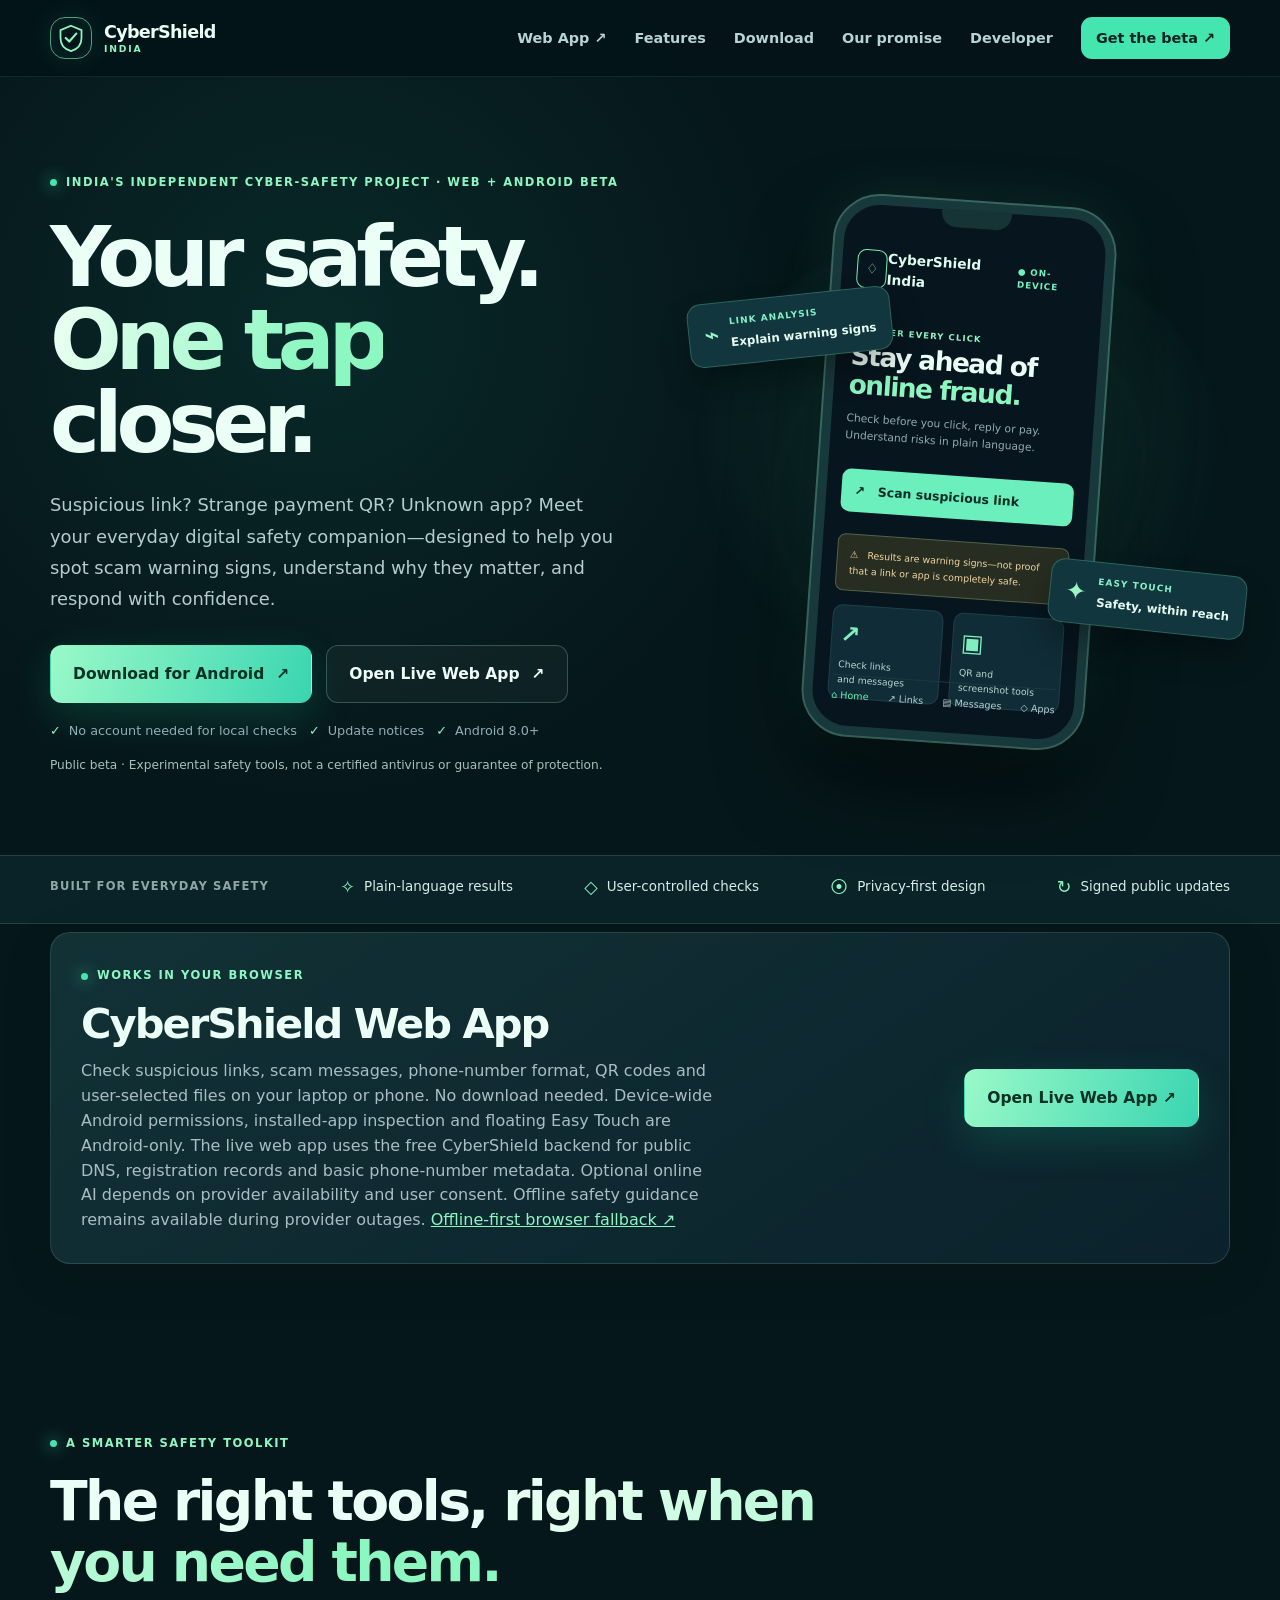
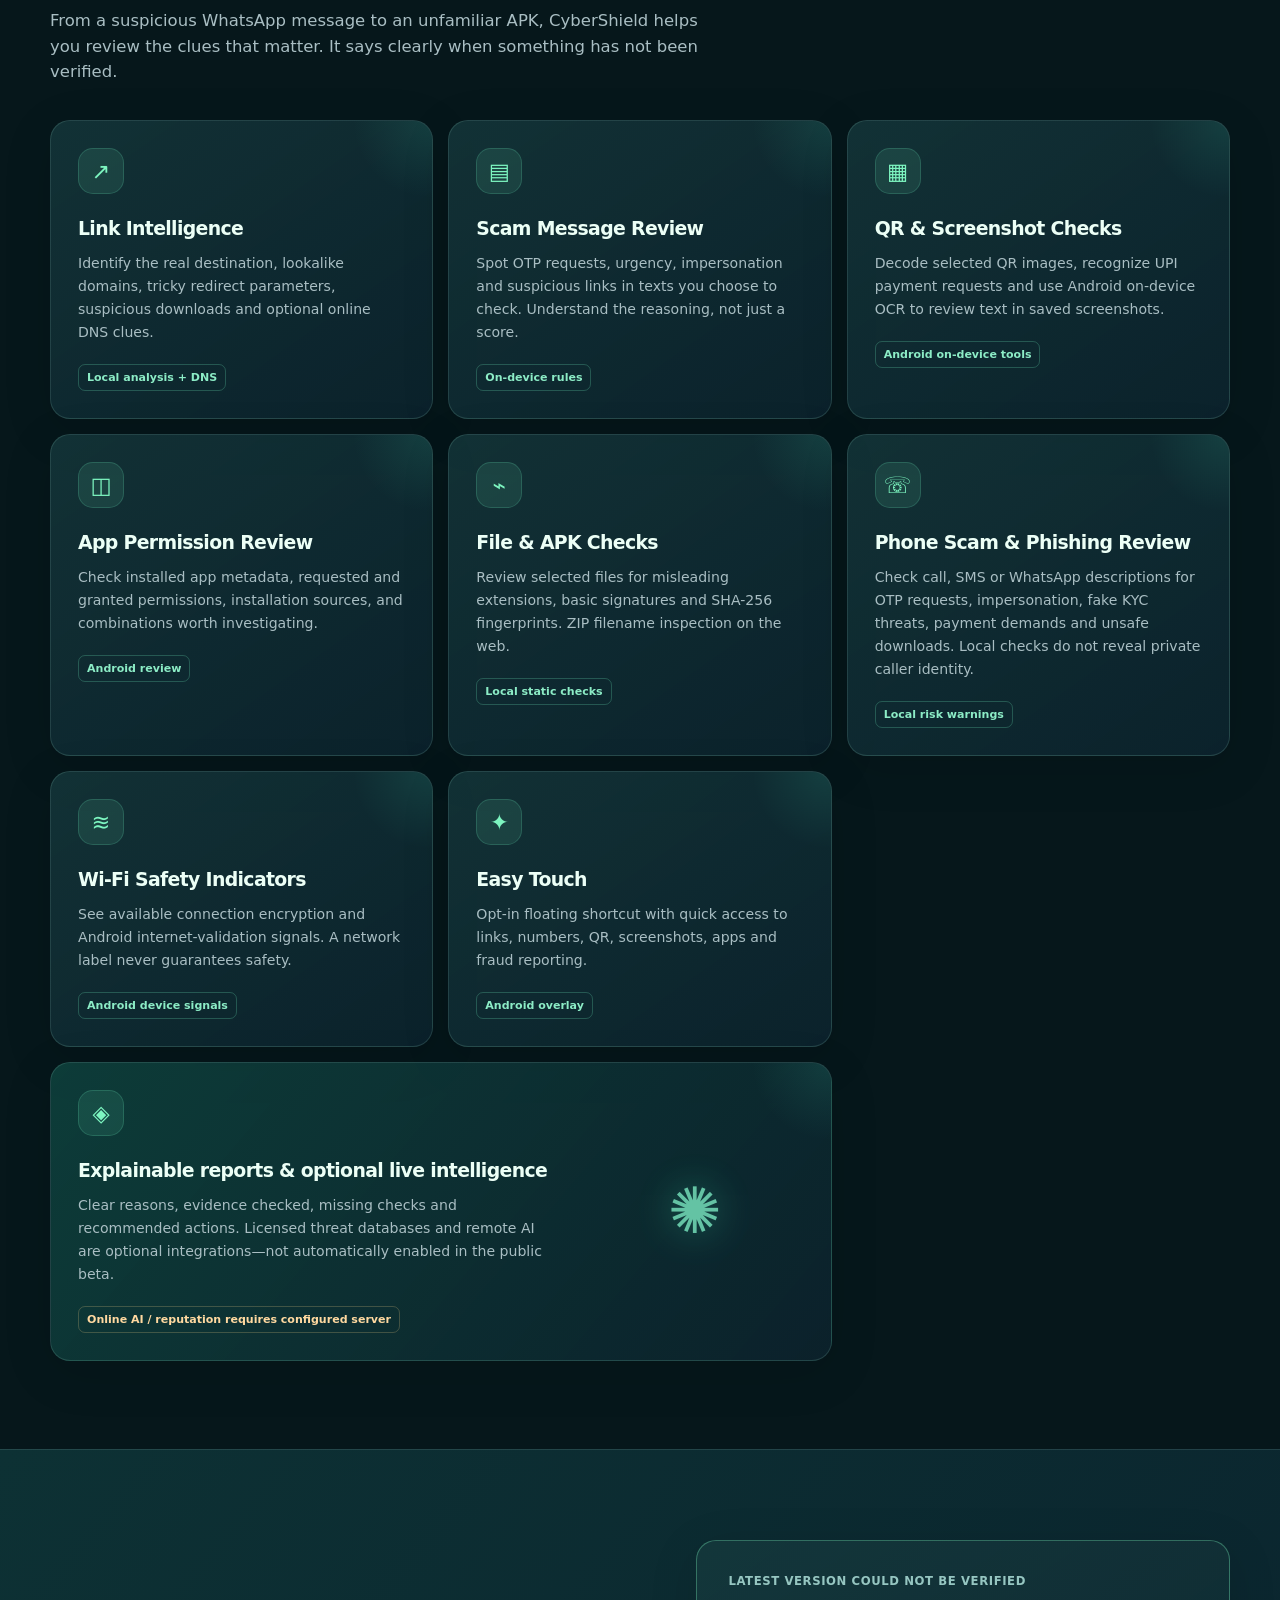
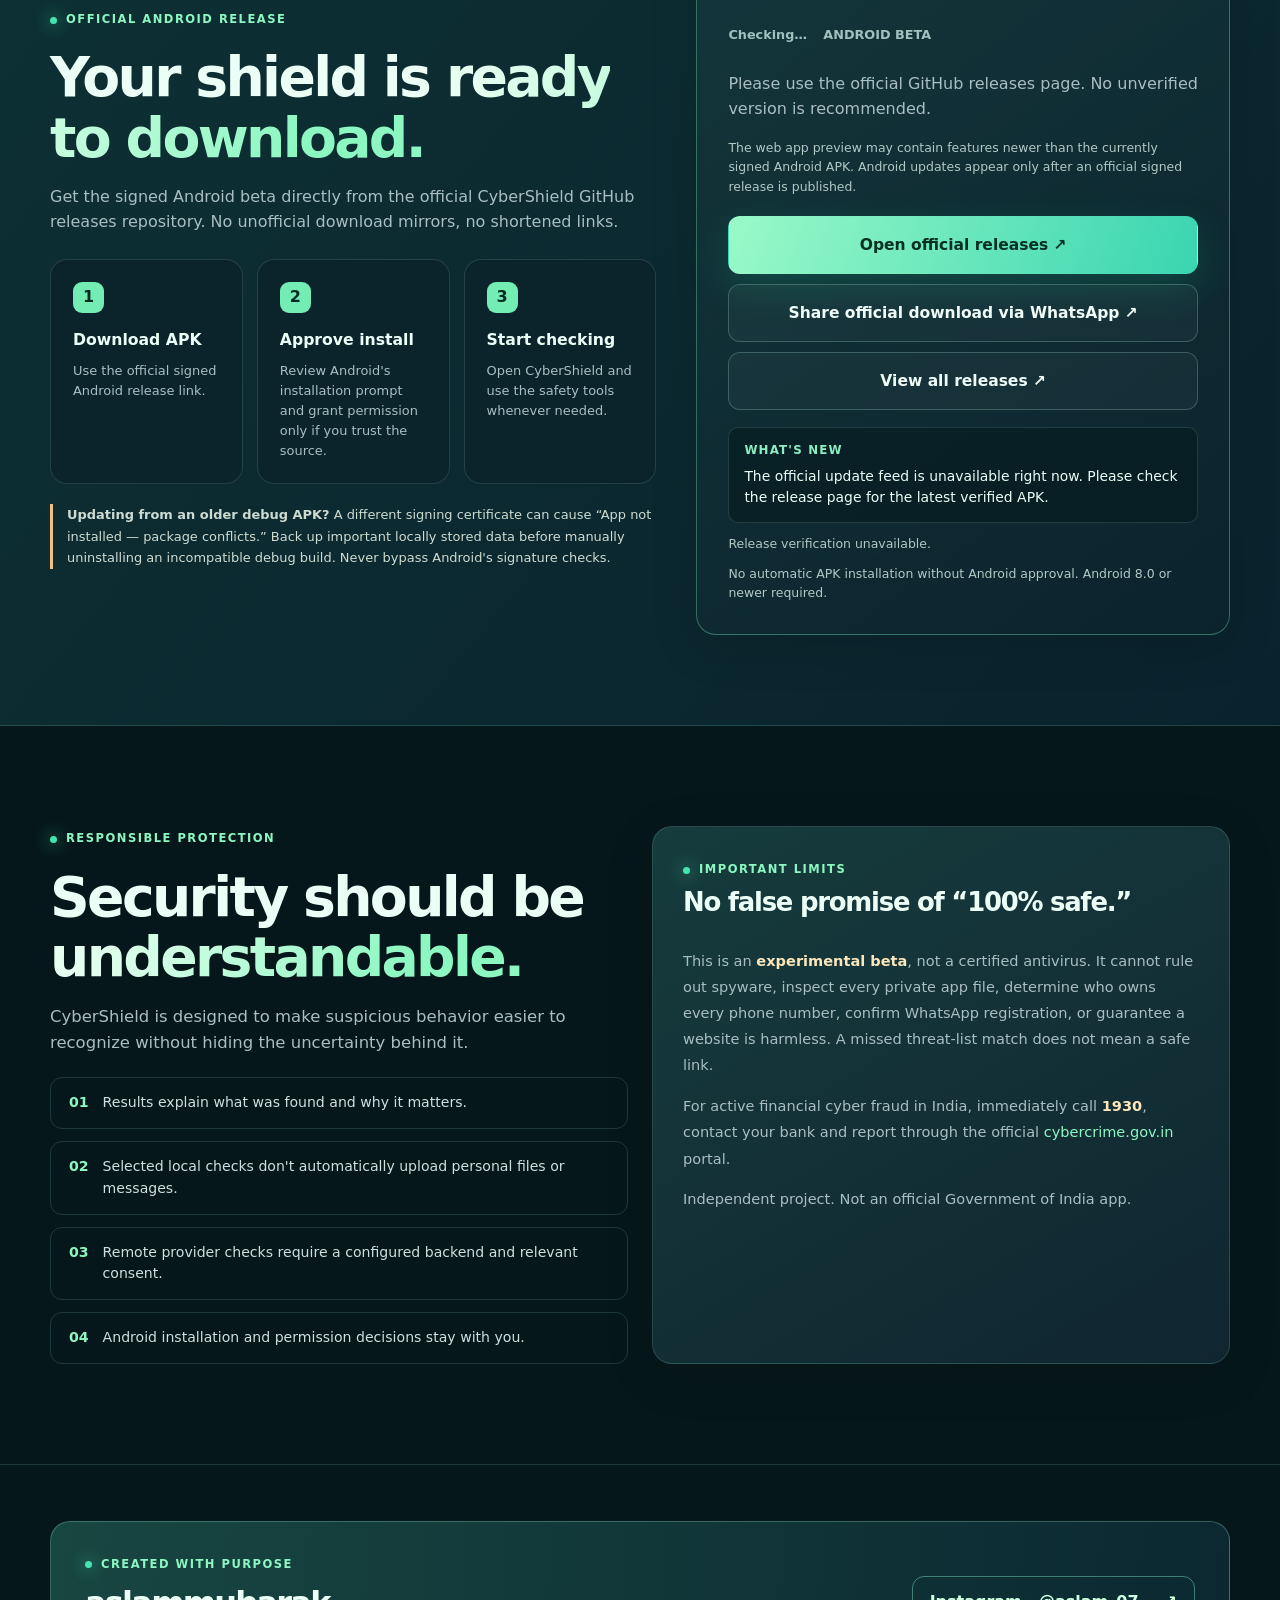
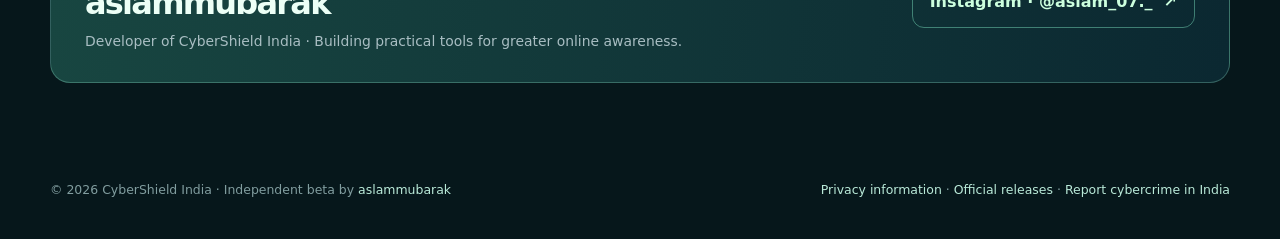
<file: index.html>
<!DOCTYPE html>
<html lang="en">
<head>
<meta charset="utf-8"/>
<meta name="viewport" content="width=device-width,initial-scale=1"/>
<meta name="theme-color" content="#071b21"/>
<meta name="description" content="Download CyberShield India, an independent Android cyber-safety beta for scam link checks, QR, screenshots, files and app permissions. Developed by aslammubarak."/>
<meta property="og:title" content="CyberShield India — Your everyday digital safety companion"/>
<meta property="og:description" content="Check links, messages, QR codes, apps and suspicious files. Independent Android beta by aslammubarak."/>
<title>CyberShield India — Download the Android Beta</title>
<style>
:root{color-scheme:dark;--bg:#06171b;--bg2:#092229;--surface:#10272e;--line:rgba(157,224,205,.16);--ink:#ecfff6;--soft:#a9bec3;--green:#8cf7c1;--mint:#45e5b0;--blue:#81bafe;--warm:#ffdc8e;--shadow:0 30px 70px rgba(0,0,0,.35)}
*{box-sizing:border-box}html{scroll-behavior:smooth}body{margin:0;color:var(--ink);background:var(--bg);font-family:Inter,"Segoe UI",system-ui,-apple-system,sans-serif;font-weight:400;line-height:1.55;overflow-x:hidden}body::before{content:"";position:absolute;z-index:-1;left:-18vw;top:-17vh;width:85vw;height:75vw;background:radial-gradient(circle,rgba(26,169,142,.12),transparent 65%);pointer-events:none}a{color:inherit;text-decoration:none}button{font:inherit}a:focus-visible,button:focus-visible{outline:2px solid var(--green);outline-offset:4px}h1,h2,h3,p{margin-top:0}h1,h2,h3{letter-spacing:-.048em}p{color:var(--soft)}.wrap{width:min(1180px,calc(100% - 48px));margin-inline:auto}.eyebrow{display:inline-flex;align-items:center;gap:9px;font-weight:800;letter-spacing:.13em;color:var(--green);font-size:.72rem;text-transform:uppercase}.eyebrow:before{content:"";width:7px;height:7px;background:var(--mint);border-radius:50%;box-shadow:0 0 16px var(--mint)}.muted{color:var(--soft)}.grad{background:linear-gradient(108deg,#e7fff0 7%,#8cf7c1 76%);background-clip:text;-webkit-background-clip:text;color:transparent}.accent{color:var(--green)}.section-title{font-size:clamp(2.1rem,4.4vw,3.45rem);line-height:1.1;max-width:800px;margin:16px 0}.section-description{max-width:650px;font-size:1.03rem}.glass{border:1px solid var(--line);background:linear-gradient(145deg,rgba(22,58,62,.76),rgba(12,35,45,.92));box-shadow:0 12px 50px rgba(0,0,0,.12);border-radius:20px}
.header{position:sticky;top:0;z-index:30;border-bottom:1px solid rgba(194,240,216,.08);background:rgba(4,20,24,.88);backdrop-filter:blur(20px)}.header .inner{display:flex;align-items:center;justify-content:space-between;min-height:76px;gap:18px}.logo{display:inline-flex;align-items:center;gap:12px;font-size:1.1rem;font-weight:840;letter-spacing:-.04em}.logo small{display:block;color:var(--green);font-weight:800;font-size:.58rem;letter-spacing:.19em;margin-top:-4px}.logo .mark{width:42px;height:42px;display:grid;place-items:center;border:1px solid rgba(140,247,193,.6);border-radius:15px;color:var(--green);box-shadow:inset 0 0 20px rgba(69,229,176,.09),0 0 27px rgba(69,229,176,.1)}.mark svg{width:28px;height:28px}.header-links{display:flex;gap:28px;align-items:center;font-weight:650;font-size:.9rem}.header-links a:not(.nav-download){color:#b8d3d4}.header-links a:hover{color:#fff}.nav-download{display:inline-flex;align-items:center;gap:10px;border-radius:11px;background:var(--mint);color:#082321;font-weight:800;padding:10px 15px}
.hero{padding:92px 0 80px;position:relative}.hero-grid{display:grid;grid-template-columns:minmax(0,1.05fr) minmax(370px,.95fr);align-items:center;gap:38px}.hero h1{font-size:clamp(3.2rem,6.6vw,6.45rem);line-height:.985;letter-spacing:-.074em;margin:22px 0 24px;max-width:760px}.hero .lead{font-size:1.12rem;line-height:1.75;max-width:570px;color:#b3cdd0}.hero-actions{display:flex;flex-wrap:wrap;align-items:center;gap:14px;margin:30px 0 18px}.button{display:inline-flex;justify-content:center;align-items:center;gap:12px;border-radius:12px;padding:16px 22px;font-size:.97rem;font-weight:850;transition:transform .2s ease,box-shadow .2s ease;border:1px solid transparent;cursor:pointer}.button:hover{transform:translateY(-2px)}.button-primary{background:linear-gradient(110deg,#9af9c8,#39d5b1);color:#063123;box-shadow:0 14px 40px rgba(25,206,147,.18)}.button-secondary{background:rgba(255,255,255,.035);border-color:rgba(168,227,210,.26);color:#effcf8}.hero-meta{display:flex;gap:12px;flex-wrap:wrap;color:#91adb5;font-size:.8rem}.hero-meta span{display:inline-flex;align-items:center;gap:8px}.hero-meta b{color:var(--green)}.hero-dim{font-size:.76rem;margin:15px 0 0;color:#aabfbc}
.mock-stage{position:relative;min-height:570px;display:grid;place-items:center;isolation:isolate}.orb{position:absolute;z-index:-1;inset:8% 0 5%;border-radius:50%;background:radial-gradient(circle at 50% 40%,rgba(23,147,118,.27),rgba(49,177,143,.1) 32%,transparent 67%);filter:blur(3px)}.orb:after{content:"";position:absolute;inset:17% 15%;border:1px dashed rgba(106,240,189,.18);border-radius:50%;transform:rotate(-26deg)}.phone{position:relative;width:280px;height:540px;border:9px solid #18393c;outline:2px solid rgba(139,231,207,.36);border-radius:45px;background:#07151e;box-shadow:0 42px 80px rgba(0,0,0,.6),0 0 55px rgba(69,229,176,.11);padding:23px 15px 12px;transform:rotate(4deg)}.phone:before{content:"";position:absolute;width:70px;height:18px;border-radius:0 0 15px 15px;top:-1px;left:calc(50% - 35px);background:#163335}.phone .ui-head{display:flex;justify-content:space-between;align-items:center;margin:20px 0 28px;color:#dffdef;font-size:.86rem;font-weight:800}.ui-mark{border:1px solid #79eeae;color:#91f9bf;padding:8px;border-radius:9px}.ui-on{color:#70f2bf;font-size:.55rem;letter-spacing:.1em}.phone h3{font-size:1.65rem;line-height:1.08;letter-spacing:-.055em;margin:0 0 12px}.phone .ui-desc{font-size:.67rem;color:#91acb3;line-height:1.55;margin:0 0 24px}.ui-scan{background:#6bf0bd;color:#042c24;font-weight:850;padding:12px 13px;font-size:.78rem;border-radius:9px;margin:12px 0 22px}.ui-alert{padding:12px;border:1px solid #526247;border-radius:8px;background:#272d20;color:#f2d4a1;font-size:.59rem;line-height:1.65;margin-bottom:14px}.ui-cols{display:grid;grid-template-columns:1fr 1fr;gap:10px}.ui-tile{border-radius:10px;padding:11px 8px;background:#102c36;border:1px solid #1b4248;font-size:.58rem;color:#b7d6cf}.ui-tile b{display:block;color:#82edbe;font-size:1.5rem;margin-bottom:4px}.ui-nav{position:absolute;bottom:22px;left:19px;right:19px;display:flex;justify-content:space-between;color:#b6cfd0;font-size:.6rem;border-top:1px solid #1a3a41;padding-top:13px}.ui-nav span:first-child{color:#69efb0}.float{position:absolute;z-index:3;background:#12363d;border:1px solid rgba(123,244,191,.25);border-radius:14px;padding:12px 15px;display:flex;gap:11px;align-items:center;box-shadow:0 18px 30px rgba(0,0,0,.28);font-size:.74rem;font-weight:770;color:#e4fbf1}.float b{display:block;color:#86f0c7;font-size:.56rem;letter-spacing:.12em;margin-bottom:4px}.float.one{top:19%;left:0;transform:rotate(-6deg)}.float.two{right:-3%;bottom:22%;transform:rotate(6deg)}.float .symbol{font-size:1.55rem;color:#9bf4c6}
.proof{padding:18px 0 22px;border-block:1px solid var(--line);background:#092329}.proof .inner{display:flex;align-items:center;justify-content:space-between;gap:20px;flex-wrap:wrap}.proof .item{font-size:.84rem;color:#d6ece7;display:flex;align-items:center;gap:9px}.proof .item span{color:var(--green);font-size:1.1rem}.proof strong{font-size:.72rem;text-transform:uppercase;letter-spacing:.1em;color:#8ea6a6}
.features{padding:112px 0 88px}.features-grid{display:grid;grid-template-columns:repeat(3,minmax(0,1fr));gap:15px;margin-top:35px}.feature{padding:27px;min-height:235px;position:relative;overflow:hidden}.feature:before{content:"";position:absolute;top:-80px;right:-78px;width:160px;height:160px;background:radial-gradient(circle,rgba(65,210,171,.13),transparent 68%)}.feature-icon{display:grid;place-items:center;width:46px;height:46px;border-radius:15px;background:rgba(114,244,191,.1);border:1px solid rgba(114,244,191,.18);color:#7df5c0;font-size:1.4rem;margin-bottom:20px}.feature h3{font-size:1.18rem;letter-spacing:-.035em;margin-bottom:9px}.feature p{font-size:.88rem;line-height:1.63;margin-bottom:20px}.feature .tag{display:inline-block;color:#8cecc6;font-size:.69rem;border:1px solid rgba(112,241,193,.24);border-radius:7px;padding:4px 8px;font-weight:750}.feature .tag.optional{color:#ffd9a0;border-color:rgba(255,213,139,.22)}.feature.span-2{grid-column:span 2;min-height:235px;background:linear-gradient(130deg,rgba(17,78,71,.68),rgba(12,34,44,.94));display:flex;align-items:center;gap:28px}.feature.span-2 .text{max-width:480px}.feature.span-2 .decor{font-size:4rem;display:grid;place-items:center;flex:1;opacity:.72;color:#87ffd2;text-shadow:0 0 40px rgba(72,255,198,.45)}
.download-section{padding:90px 0;background:linear-gradient(130deg,#0d3134,#0a222d);border-block:1px solid var(--line)}.download-grid{display:grid;grid-template-columns:1fr .88fr;gap:40px;align-items:center}.download-card{padding:31px;border-color:rgba(120,242,186,.35)}.download-card .version-status{color:#96c6c1;letter-spacing:.05em;font-size:.73rem;font-weight:770;text-transform:uppercase}.download-card .version-num{font-size:3.7rem;font-weight:830;letter-spacing:-.075em;line-height:1.2;margin:5px 0 6px}.download-card .version-num span{font-size:.8rem;letter-spacing:0;color:#a1c1be;vertical-align:middle}.download-card .button{width:100%;margin-top:20px}.download-card .small{font-size:.78rem;color:#b1c8c5;margin:11px 0 0}.release-notes{font-size:.87rem;background:rgba(5,24,29,.54);padding:13px 15px;border-radius:10px;border:1px solid rgba(170,232,217,.15);margin-top:17px}.release-notes b{display:block;font-size:.74rem;color:#8eeec2;text-transform:uppercase;letter-spacing:.1em;margin-bottom:6px}.steps{display:grid;grid-template-columns:repeat(3,1fr);gap:14px;margin-top:25px}.step{padding:22px;border:1px solid var(--line);border-radius:17px;background:#0b242b}.step span{display:grid;place-items:center;width:31px;height:31px;background:#73edb4;color:#062a23;font-weight:900;border-radius:9px;margin-bottom:15px}.step b{font-size:.98rem}.step p{font-size:.81rem;margin:8px 0 0}.disclosure{color:#cedbd1;font-size:.81rem;line-height:1.65;border-left:3px solid #f0bf82;padding-left:14px;margin-top:20px}
.trust{padding:100px 0}.trust-grid{display:grid;grid-template-columns:1fr 1fr;gap:24px;align-items:stretch}.trust-points{display:grid;gap:12px;margin-top:22px}.point{display:flex;gap:14px;padding:14px 18px;border:1px solid var(--line);border-radius:12px;color:#cce1de;font-size:.88rem}.point b{color:var(--green)}.truth{padding:30px;background:linear-gradient(150deg,#163c3d,#102530)}.truth h3{font-size:1.62rem}.truth p{font-size:.91rem;line-height:1.8}.truth strong{color:#fce6bb}
.author{padding:56px 0 68px;border-top:1px solid var(--line)}.author-card{display:flex;justify-content:space-between;align-items:center;gap:25px;padding:29px 34px;border:1px solid rgba(147,233,205,.29);border-radius:20px;background:linear-gradient(95deg,#184641,#0b2831)}.author-card .author-name{font-weight:860;font-size:2rem;letter-spacing:-.055em;margin:3px 0}.author-card .author-description{margin-bottom:0;font-size:.87rem}.author-link{display:inline-flex;align-items:center;gap:11px;padding:13px 17px;border:1px solid rgba(134,242,205,.42);border-radius:12px;color:#ccffde;font-weight:750;white-space:nowrap}.author-link:hover{background:rgba(126,239,197,.1)}.footer{padding:29px 0 40px;display:flex;justify-content:space-between;gap:25px;flex-wrap:wrap;color:#819d9f;font-size:.78rem}.footer a{color:#b9e9d8}.footer a:hover{text-decoration:underline}
@media(max-width:1000px){.hero-grid{grid-template-columns:1fr .85fr}.mock-stage{min-height:510px}.phone{transform:scale(.86) rotate(4deg)}.float.one{left:-12%}.float.two{right:-8%}}
@media(max-width:800px){.header-links a:not(.nav-download){display:none}.hero{padding:70px 0 50px}.hero-grid{grid-template-columns:1fr;gap:12px}.hero h1{max-width:670px}.mock-stage{min-height:490px}.phone{transform:scale(.84) rotate(4deg)}.float.one{left:11%}.float.two{right:9%}.features{padding:75px 0}.features-grid{grid-template-columns:repeat(2,minmax(0,1fr))}.download-grid,.trust-grid{grid-template-columns:1fr}.download-grid{gap:28px}}
@media(max-width:540px){.wrap{width:min(100% - 32px,1180px)}.header .inner{min-height:67px}.header-links .nav-download{padding:9px 12px;font-size:.8rem}.logo{font-size:.98rem}.logo .mark{width:35px;height:35px}.hero h1{font-size:clamp(3.1rem,14.4vw,4.4rem);max-width:380px}.hero .lead{font-size:.98rem}.hero-actions .button{width:100%}.mock-stage{min-height:470px}.phone{transform:scale(.79) rotate(3deg)}.float.one{left:-6%;top:19%;transform:scale(.82) rotate(-6deg)}.float.two{right:-9%;bottom:24%;transform:scale(.82) rotate(6deg)}.features-grid{grid-template-columns:1fr}.feature.span-2{grid-column:span 1;min-height:250px}.feature.span-2 .decor{display:none}.feature{min-height:0}.download-section{padding:67px 0}.download-card{padding:22px}.steps{grid-template-columns:1fr}.author-card{display:block;padding:24px}.author-link{margin-top:20px}.footer{display:block}.footer div{margin:8px 0}}
@media(prefers-reduced-motion:reduce){html{scroll-behavior:auto}.button{transition:none}.button:hover{transform:none}}
</style>
</head>
<body>
<header class="header"><div class="wrap inner"><a href="#top" class="logo" aria-label="CyberShield India home"><span class="mark"><svg viewBox="0 0 32 32" fill="none" stroke="currentColor" stroke-width="2"><path d="M16 2 28 7v9c0 8-5 13-12 15C9 29 4 24 4 16V7L16 2Z"/><path d="m10 16 4 4 8-9" stroke-linecap="round" stroke-linejoin="round" stroke-width="2.5"/></svg></span><span>CyberShield<small>INDIA</small></span></a><nav class="header-links" aria-label="Primary"><a href="https://cybershield-india-beta.onrender.com/" aria-label="Open live CyberShield web app">Web App ↗</a><a href="#features">Features</a><a href="#download">Download</a><a href="#about">Our promise</a><a href="#developer">Developer</a><a class="nav-download" href="#download">Get the beta ↗</a></nav></div></header>
<main id="top">
<section class="hero"><div class="wrap hero-grid"><div><div class="eyebrow">India's independent cyber-safety project · Web + Android beta</div><h1>Your safety.<br/><span class="grad">One tap</span><br/>closer.</h1><p class="lead">Suspicious link? Strange payment QR? Unknown app? Meet your everyday digital safety companion—designed to help you spot scam warning signs, understand why they matter, and respond with confidence.</p><div class="hero-actions"><a class="button button-primary" href="#download">Download for Android <span aria-hidden="true">↗</span></a><a class="button button-secondary" href="https://cybershield-india-beta.onrender.com/">Open Live Web App <span aria-hidden="true">↗</span></a></div><div class="hero-meta"><span><b>✓</b> No account needed for local checks</span><span><b>✓</b> Update notices</span><span><b>✓</b> Android 8.0+</span></div><p class="hero-dim">Public beta · Experimental safety tools, not a certified antivirus or guarantee of protection.</p></div><div class="mock-stage" aria-label="Illustration of CyberShield India Android app interface"><div class="orb"></div><div class="float one"><span class="symbol">⌁</span><div><b>LINK ANALYSIS</b>Explain warning signs</div></div><div class="float two"><span class="symbol">✦</span><div><b>EASY TOUCH</b>Safety, within reach</div></div><div class="phone"><div class="ui-head"><span class="ui-mark">♢</span>CyberShield India <span class="ui-on">● ON-DEVICE</span></div><div class="eyebrow" style="font-size:.53rem">SAFER EVERY CLICK</div><h3>Stay ahead of<br/><span class="accent">online fraud.</span></h3><p class="ui-desc">Check before you click, reply or pay. Understand risks in plain language.</p><div class="ui-scan">↗ &nbsp; Scan suspicious link</div><div class="ui-alert">⚠ &nbsp; Results are warning signs—not proof that a link or app is completely safe.</div><div class="ui-cols"><div class="ui-tile"><b>↗</b>Check links<br/>and messages</div><div class="ui-tile"><b>▣</b>QR and<br/>screenshot tools</div></div><div class="ui-nav"><span>⌂ Home</span><span>↗ Links</span><span>▤ Messages</span><span>◇ Apps</span></div></div></div></div></section>
<div class="proof"><div class="wrap inner"><strong>Built for everyday safety</strong><div class="item"><span>✧</span> Plain-language results</div><div class="item"><span>◇</span> User-controlled checks</div><div class="item"><span>⦿</span> Privacy-first design</div><div class="item"><span>↻</span> Signed public updates</div></div></div>
<section id="web-app" class="wrap" style="padding:8px 0 54px">
  <div class="glass" style="padding:30px;display:flex;align-items:center;justify-content:space-between;flex-wrap:wrap;gap:22px">
    <div style="flex:1 1 320px"><span class="eyebrow">Works in your browser</span>
      <h2 style="font-size:clamp(1.7rem,3.5vw,2.6rem);line-height:1.15;margin:12px 0">CyberShield Web App</h2>
      <p style="margin:0;max-width:640px">Check suspicious links, scam messages, phone-number format, QR codes and user-selected files on your laptop or phone. No download needed. Device-wide Android permissions, installed-app inspection and floating Easy Touch are Android-only. The live web app uses the free CyberShield backend for public DNS, registration records and basic phone-number metadata. Optional online AI depends on provider availability and user consent. Offline safety guidance remains available during provider outages. <a href="./app/" style="text-decoration:underline;color:#8cf7c1">Offline-first browser fallback ↗</a></p>
    </div>
    <a class="button button-primary" style="flex:0 0 auto" href="https://cybershield-india-beta.onrender.com/">Open Live Web App ↗</a>
  </div>
</section>
<section class="features" id="features"><div class="wrap"><div class="eyebrow">A smarter safety toolkit</div><h2 class="section-title">The right tools, <span class="grad">right when you need them.</span></h2><p class="section-description">From a suspicious WhatsApp message to an unfamiliar APK, CyberShield helps you review the clues that matter. It says clearly when something has not been verified.</p><div class="features-grid">
<article class="feature glass"><div class="feature-icon">↗</div><h3>Link Intelligence</h3><p>Identify the real destination, lookalike domains, tricky redirect parameters, suspicious downloads and optional online DNS clues.</p><span class="tag">Local analysis + DNS</span></article>
<article class="feature glass"><div class="feature-icon">▤</div><h3>Scam Message Review</h3><p>Spot OTP requests, urgency, impersonation and suspicious links in texts you choose to check. Understand the reasoning, not just a score.</p><span class="tag">On-device rules</span></article>
<article class="feature glass"><div class="feature-icon">▦</div><h3>QR & Screenshot Checks</h3><p>Decode selected QR images, recognize UPI payment requests and use Android on-device OCR to review text in saved screenshots.</p><span class="tag">Android on-device tools</span></article>
<article class="feature glass"><div class="feature-icon">◫</div><h3>App Permission Review</h3><p>Check installed app metadata, requested and granted permissions, installation sources, and combinations worth investigating.</p><span class="tag">Android review</span></article>
<article class="feature glass"><div class="feature-icon">⌁</div><h3>File & APK Checks</h3><p>Review selected files for misleading extensions, basic signatures and SHA-256 fingerprints. ZIP filename inspection on the web.</p><span class="tag">Local static checks</span></article>
<article class="feature glass"><div class="feature-icon">☏</div><h3>Phone Scam &amp; Phishing Review</h3><p>Check call, SMS or WhatsApp descriptions for OTP requests, impersonation, fake KYC threats, payment demands and unsafe downloads. Local checks do not reveal private caller identity.</p><span class="tag">Local risk warnings</span></article>
<article class="feature glass"><div class="feature-icon">≋</div><h3>Wi-Fi Safety Indicators</h3><p>See available connection encryption and Android internet-validation signals. A network label never guarantees safety.</p><span class="tag">Android device signals</span></article>
<article class="feature glass"><div class="feature-icon">✦</div><h3>Easy Touch</h3><p>Opt-in floating shortcut with quick access to links, numbers, QR, screenshots, apps and fraud reporting.</p><span class="tag">Android overlay</span></article>
<article class="feature glass span-2"><div class="text"><div class="feature-icon">◈</div><h3>Explainable reports & optional live intelligence</h3><p>Clear reasons, evidence checked, missing checks and recommended actions. Licensed threat databases and remote AI are optional integrations—not automatically enabled in the public beta.</p><span class="tag optional">Online AI / reputation requires configured server</span></div><div class="decor">✺</div></article>
</div></div></section>
<section class="download-section" id="download"><div class="wrap download-grid"><div><div class="eyebrow">Official Android release</div><h2 class="section-title">Your shield is <span class="grad">ready to download.</span></h2><p>Get the signed Android beta directly from the official CyberShield GitHub releases repository. No unofficial download mirrors, no shortened links.</p><div class="steps"><div class="step"><span>1</span><b>Download APK</b><p>Use the official signed Android release link.</p></div><div class="step"><span>2</span><b>Approve install</b><p>Review Android's installation prompt and grant permission only if you trust the source.</p></div><div class="step"><span>3</span><b>Start checking</b><p>Open CyberShield and use the safety tools whenever needed.</p></div></div><div class="disclosure"><strong>Updating from an older debug APK?</strong> A different signing certificate can cause “App not installed — package conflicts.” Back up important locally stored data before manually uninstalling an incompatible debug build. Never bypass Android's signature checks.</div></div><aside class="download-card glass"><div class="version-status" id="release-status" aria-live="polite">Checking the official release feed…</div><div class="version-num"><span id="version">Checking…</span> <span>ANDROID BETA</span></div><p id="release-caption">Published releases are verified through the project's official public GitHub repository.</p><p class="small">The web app preview may contain features newer than the currently signed Android APK. Android updates appear only after an official signed release is published.</p><a id="apk-download" class="button button-primary" href="https://github.com/kakkux7/cybershield-india-updates/releases" rel="noopener noreferrer">View official releases ↗</a><a class="button button-secondary" style="margin-top:10px" href="https://wa.me/?text=CyberShield%20India%20official%20Android%20download%3A%20https%3A%2F%2Fkakkux7.github.io%2Fcybershield-india-updates%2F" target="_blank" rel="noopener noreferrer">Share official download via WhatsApp ↗</a><a id="release-page" class="button button-secondary" style="margin-top:10px" href="https://github.com/kakkux7/cybershield-india-updates/releases" rel="noopener noreferrer">View all releases ↗</a><div class="release-notes" aria-live="polite"><b>What's new</b><span id="release-notes">Loading the latest public release notes…</span></div><p class="small" id="release-hash">Publisher-controlled file hashes appear when the latest release includes them.</p><p class="small">No automatic APK installation without Android approval. Android 8.0 or newer required.</p></aside></div></section>
<section class="trust" id="about"><div class="wrap trust-grid"><div><div class="eyebrow">Responsible protection</div><h2 class="section-title">Security should be <span class="grad">understandable.</span></h2><p class="section-description">CyberShield is designed to make suspicious behavior easier to recognize without hiding the uncertainty behind it.</p><div class="trust-points"><div class="point"><b>01</b> Results explain what was found and why it matters.</div><div class="point"><b>02</b> Selected local checks don't automatically upload personal files or messages.</div><div class="point"><b>03</b> Remote provider checks require a configured backend and relevant consent.</div><div class="point"><b>04</b> Android installation and permission decisions stay with you.</div></div></div><aside class="truth glass"><div class="eyebrow">Important limits</div><h3>No false promise of “100% safe.”</h3><p>This is an <strong>experimental beta</strong>, not a certified antivirus. It cannot rule out spyware, inspect every private app file, determine who owns every phone number, confirm WhatsApp registration, or guarantee a website is harmless. A missed threat-list match does not mean a safe link.</p><p>For active financial cyber fraud in India, immediately call <strong>1930</strong>, contact your bank and report through the official <a href="https://cybercrime.gov.in/" target="_blank" rel="noopener noreferrer" class="accent">cybercrime.gov.in</a> portal.</p><p style="margin-bottom:0">Independent project. Not an official Government of India app.</p></aside></div></section>
<section id="developer" class="author"><div class="wrap"><div class="author-card"><div><div class="eyebrow">Created with purpose</div><div class="author-name">aslammubarak</div><p class="author-description">Developer of CyberShield India · Building practical tools for greater online awareness.</p></div><a class="author-link" href="https://www.instagram.com/aslam_07._/" target="_blank" rel="noopener noreferrer">Instagram · @aslam_07._ <span aria-hidden="true">↗</span></a></div></div></section>
</main>
<footer class="wrap footer"><div>© <span id="year">2026</span> CyberShield India · Independent beta by <a href="https://www.instagram.com/aslam_07._/" target="_blank" rel="noopener noreferrer">aslammubarak</a></div><div><a href="./privacy.html">Privacy information</a> · <a href="https://github.com/kakkux7/cybershield-india-updates/releases" rel="noopener noreferrer">Official releases</a> · <a href="https://cybercrime.gov.in/" target="_blank" rel="noopener noreferrer">Report cybercrime in India</a></div></footer>
<script>
(()=>{'use strict';
const FEED='https://raw.githubusercontent.com/kakkux7/cybershield-india-updates/main/latest.json';
const RELEASES='https://github.com/kakkux7/cybershield-india-updates/releases';
const $=id=>document.getElementById(id);
$('year').textContent=String(new Date().getFullYear());
const approvedPage=u=>typeof u==='string'&&/^https:\/\/github\.com\/kakkux7\/cybershield-india-updates\/releases\/tag\/v\d{1,3}\.\d{1,3}\.\d{1,3}$/.test(u);
const approvedApk=(url,version)=>typeof url==='string'&&new RegExp('^https://github\\.com/kakkux7/cybershield-india-updates/releases/download/v'+version.replace(/\./g,'\\.')+'/[A-Za-z0-9._-]+\\.apk$').test(url);
async function refresh(){
 try{
  const ctrl=new AbortController();const timer=setTimeout(()=>ctrl.abort(),9000);
  let response;try{response=await fetch(FEED,{cache:'no-store',signal:ctrl.signal});}finally{clearTimeout(timer);}
  if(!response.ok)throw Error('Release feed not reachable');const d=await response.json();
  const v=String(d.latestVersion||'');if(!/^\d{1,3}\.\d{1,3}\.\d{1,3}$/.test(v)||!Number.isInteger(d.versionCode)||d.versionCode<1)throw Error('Invalid version metadata');
  if(d.published!==true || !approvedPage(d.releasePage))throw Error('No reviewed public release has been announced');
  const trustedApk=approvedApk(d.apkUrl,v)&&/^[0-9a-fA-F]{64}$/.test(String(d.apkSha256||''))?d.apkUrl:'';
  $('version').textContent='v'+v;
  $('release-status').textContent='✓ Official public release listed';
  $('release-caption').textContent='Version '+v+' · Signed Android APK · v'+d.versionCode+' release code';
  $('apk-download').href=trustedApk||d.releasePage;
  $('apk-download').textContent=trustedApk?'Download Android APK ↗':'Get the release APK ↗';
  $('release-page').href=d.releasePage;
  $('release-notes').textContent=String(d.releaseNotes||'Release notes have not been supplied.').slice(0,1600);
  $('release-hash').textContent=/^[a-fA-F0-9]{64}$/.test(String(d.apkSha256||''))?'SHA-256: '+d.apkSha256:'Checksum not published for this release; verify the official release page.';
 }catch(e){
  $('release-status').textContent='Latest version could not be verified';
  $('release-caption').textContent='Please use the official GitHub releases page. No unverified version is recommended.';
  $('apk-download').href=RELEASES;
  $('apk-download').textContent='Open official releases ↗';
  $('release-page').href=RELEASES;
  $('release-notes').textContent='The official update feed is unavailable right now. Please check the release page for the latest verified APK.';
  $('release-hash').textContent='Release verification unavailable.';
 }
}
refresh();
})();
</script>
<script type="module" src="./live-brand.js"></script>
</body></html>
</file>
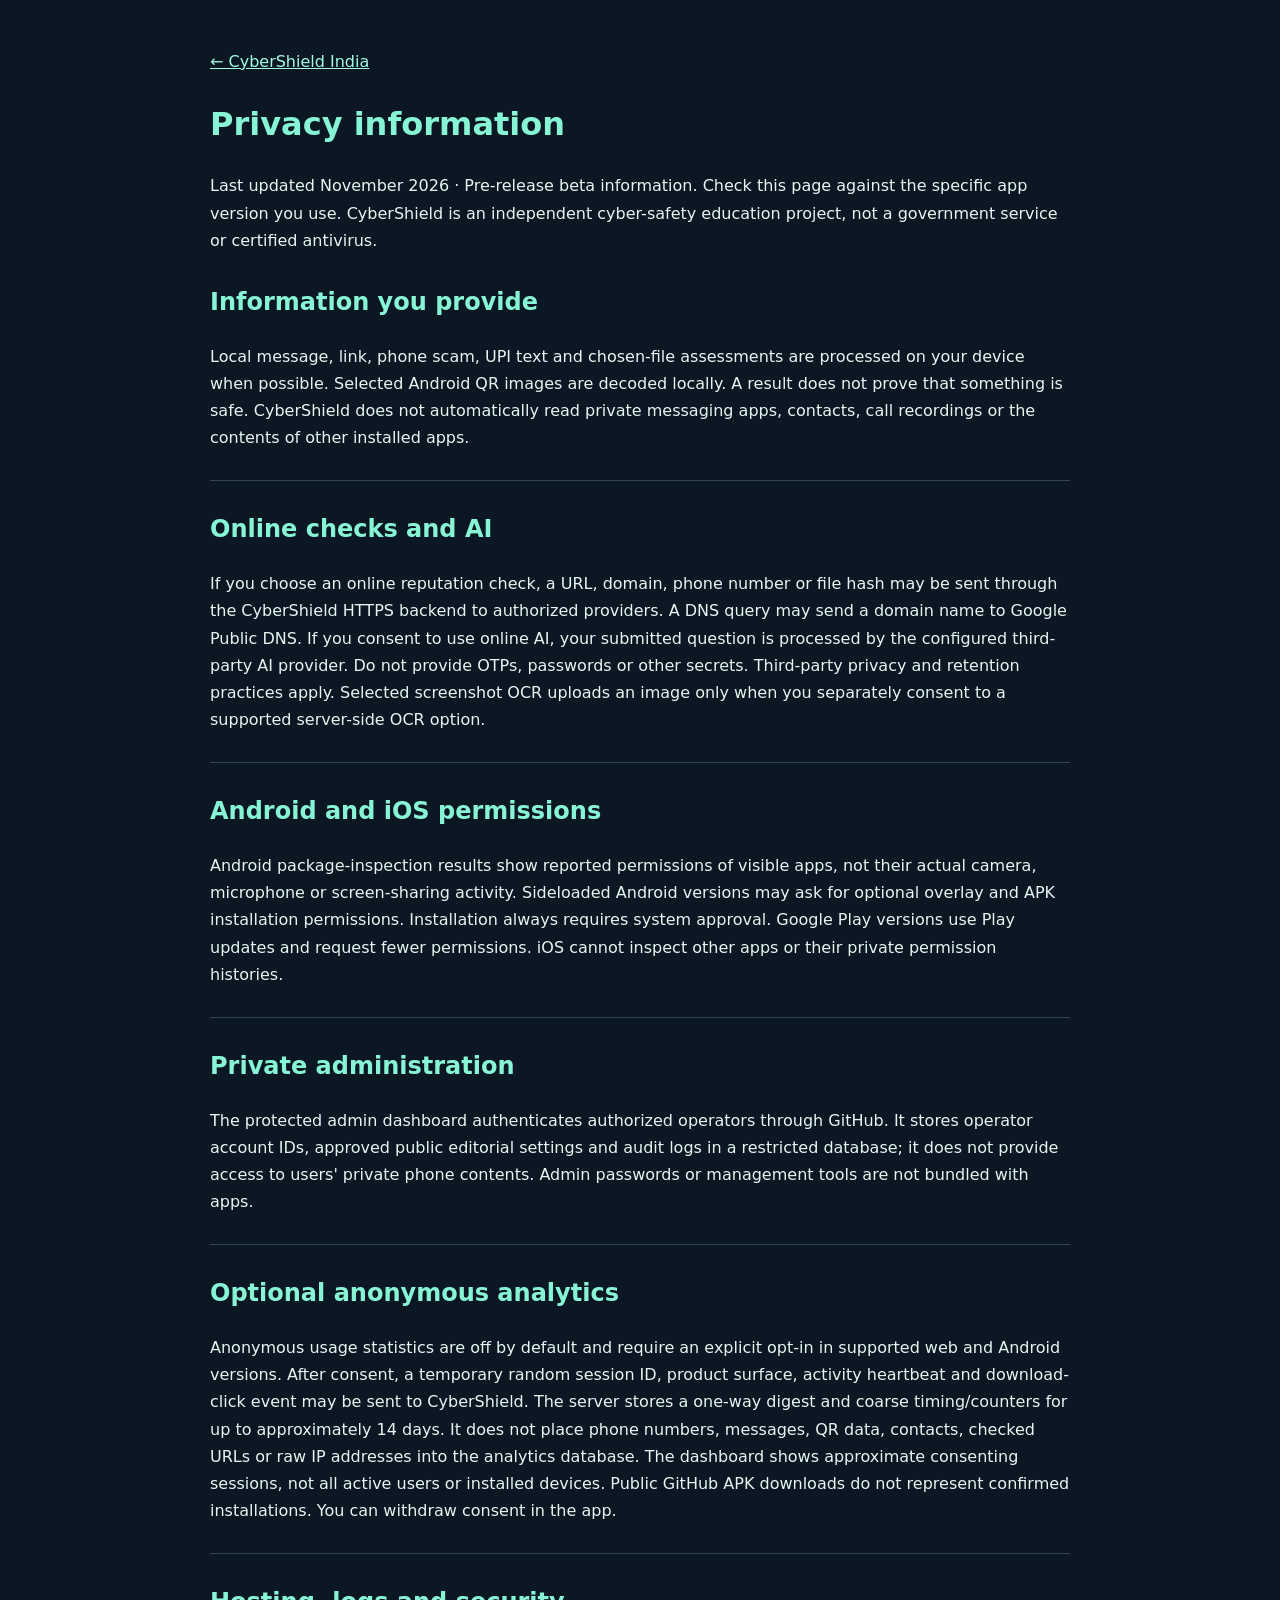
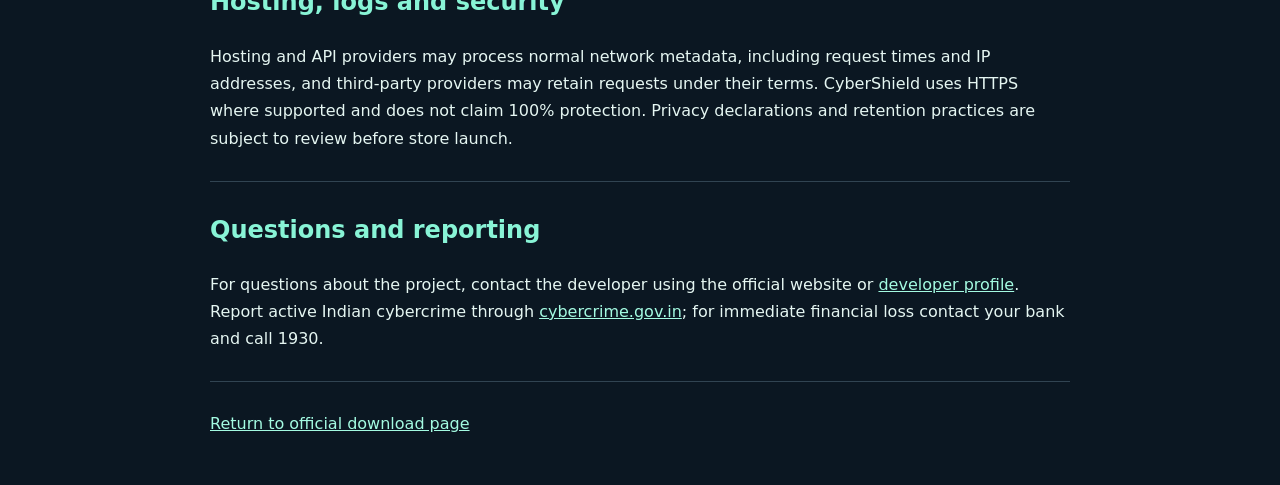
<file: privacy.html>
<!doctype html>
<html lang="en"><head><meta charset="utf-8"><meta name="viewport" content="width=device-width,initial-scale=1">
<meta name="robots" content="index,follow"><title>CyberShield India · Privacy</title>
<style>:root{color-scheme:dark;font:16px/1.7 system-ui;background:#0b1722;color:#e5f6f2}main{max-width:860px;padding:24px;margin:auto}h1,h2{color:#88f4d6}a{color:#a4fbe2}section{margin:28px 0;border-bottom:1px solid #314452;padding-bottom:13px}</style></head>
<body><main><p><a href="./">← CyberShield India</a></p><h1>Privacy information</h1>
<p>Last updated November 2026 · Pre-release beta information. Check this page against the specific app version you use. CyberShield is an independent cyber-safety education project, not a government service or certified antivirus.</p>
<section><h2>Information you provide</h2><p>Local message, link, phone scam, UPI text and chosen-file assessments are processed on your device when possible. Selected Android QR images are decoded locally. A result does not prove that something is safe. CyberShield does not automatically read private messaging apps, contacts, call recordings or the contents of other installed apps.</p></section>
<section><h2>Online checks and AI</h2><p>If you choose an online reputation check, a URL, domain, phone number or file hash may be sent through the CyberShield HTTPS backend to authorized providers. A DNS query may send a domain name to Google Public DNS. If you consent to use online AI, your submitted question is processed by the configured third-party AI provider. Do not provide OTPs, passwords or other secrets. Third-party privacy and retention practices apply. Selected screenshot OCR uploads an image only when you separately consent to a supported server-side OCR option.</p></section>
<section><h2>Android and iOS permissions</h2><p>Android package-inspection results show reported permissions of visible apps, not their actual camera, microphone or screen-sharing activity. Sideloaded Android versions may ask for optional overlay and APK installation permissions. Installation always requires system approval. Google Play versions use Play updates and request fewer permissions. iOS cannot inspect other apps or their private permission histories.</p></section>
<section><h2>Private administration</h2><p>The protected admin dashboard authenticates authorized operators through GitHub. It stores operator account IDs, approved public editorial settings and audit logs in a restricted database; it does not provide access to users' private phone contents. Admin passwords or management tools are not bundled with apps.</p></section>
<section><h2>Optional anonymous analytics</h2><p>Anonymous usage statistics are off by default and require an explicit opt-in in supported web and Android versions. After consent, a temporary random session ID, product surface, activity heartbeat and download-click event may be sent to CyberShield. The server stores a one-way digest and coarse timing/counters for up to approximately 14 days. It does not place phone numbers, messages, QR data, contacts, checked URLs or raw IP addresses into the analytics database. The dashboard shows approximate consenting sessions, not all active users or installed devices. Public GitHub APK downloads do not represent confirmed installations. You can withdraw consent in the app.</p></section>
<section><h2>Hosting, logs and security</h2><p>Hosting and API providers may process normal network metadata, including request times and IP addresses, and third-party providers may retain requests under their terms. CyberShield uses HTTPS where supported and does not claim 100% protection. Privacy declarations and retention practices are subject to review before store launch.</p></section>
<section><h2>Questions and reporting</h2><p>For questions about the project, contact the developer using the official website or <a href="https://www.instagram.com/aslam_07._/">developer profile</a>. Report active Indian cybercrime through <a href="https://cybercrime.gov.in/">cybercrime.gov.in</a>; for immediate financial loss contact your bank and call 1930.</p></section>
<p><a href="./">Return to official download page</a></p></main></body></html>
</file>
